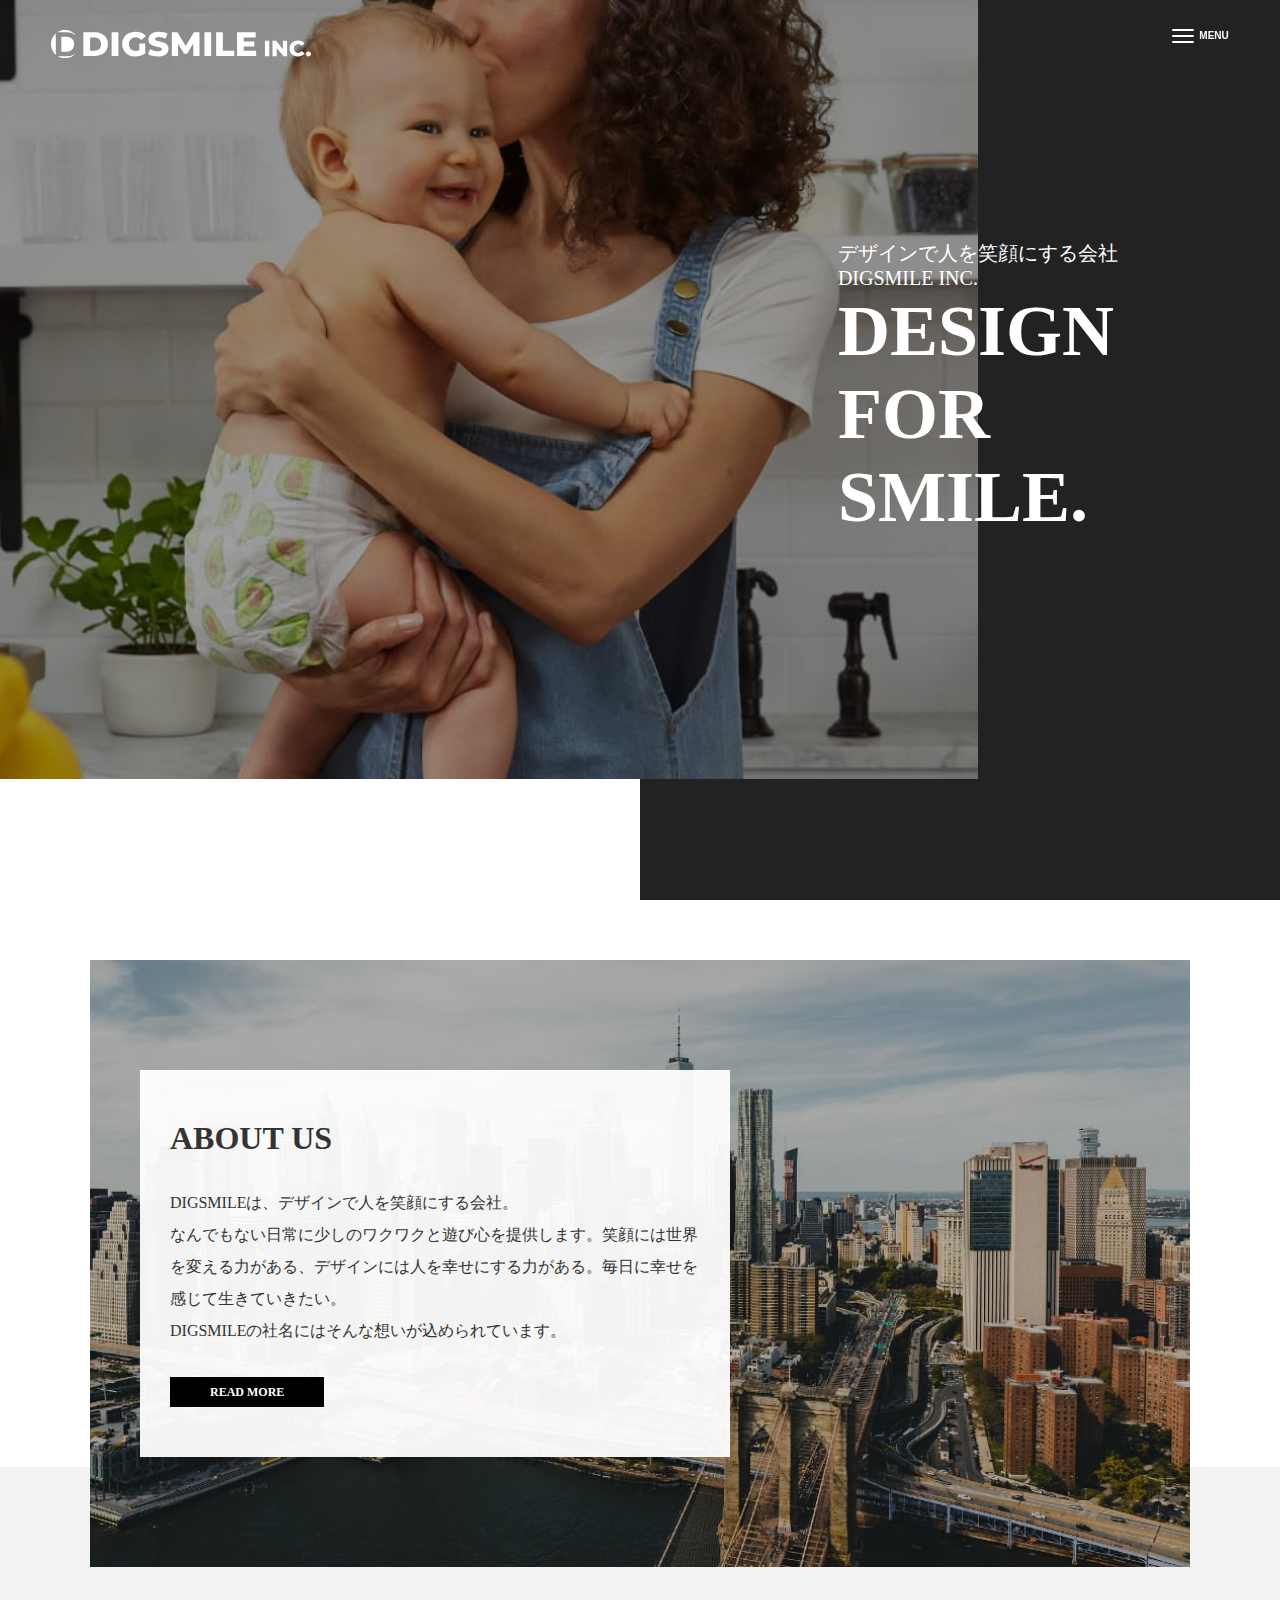
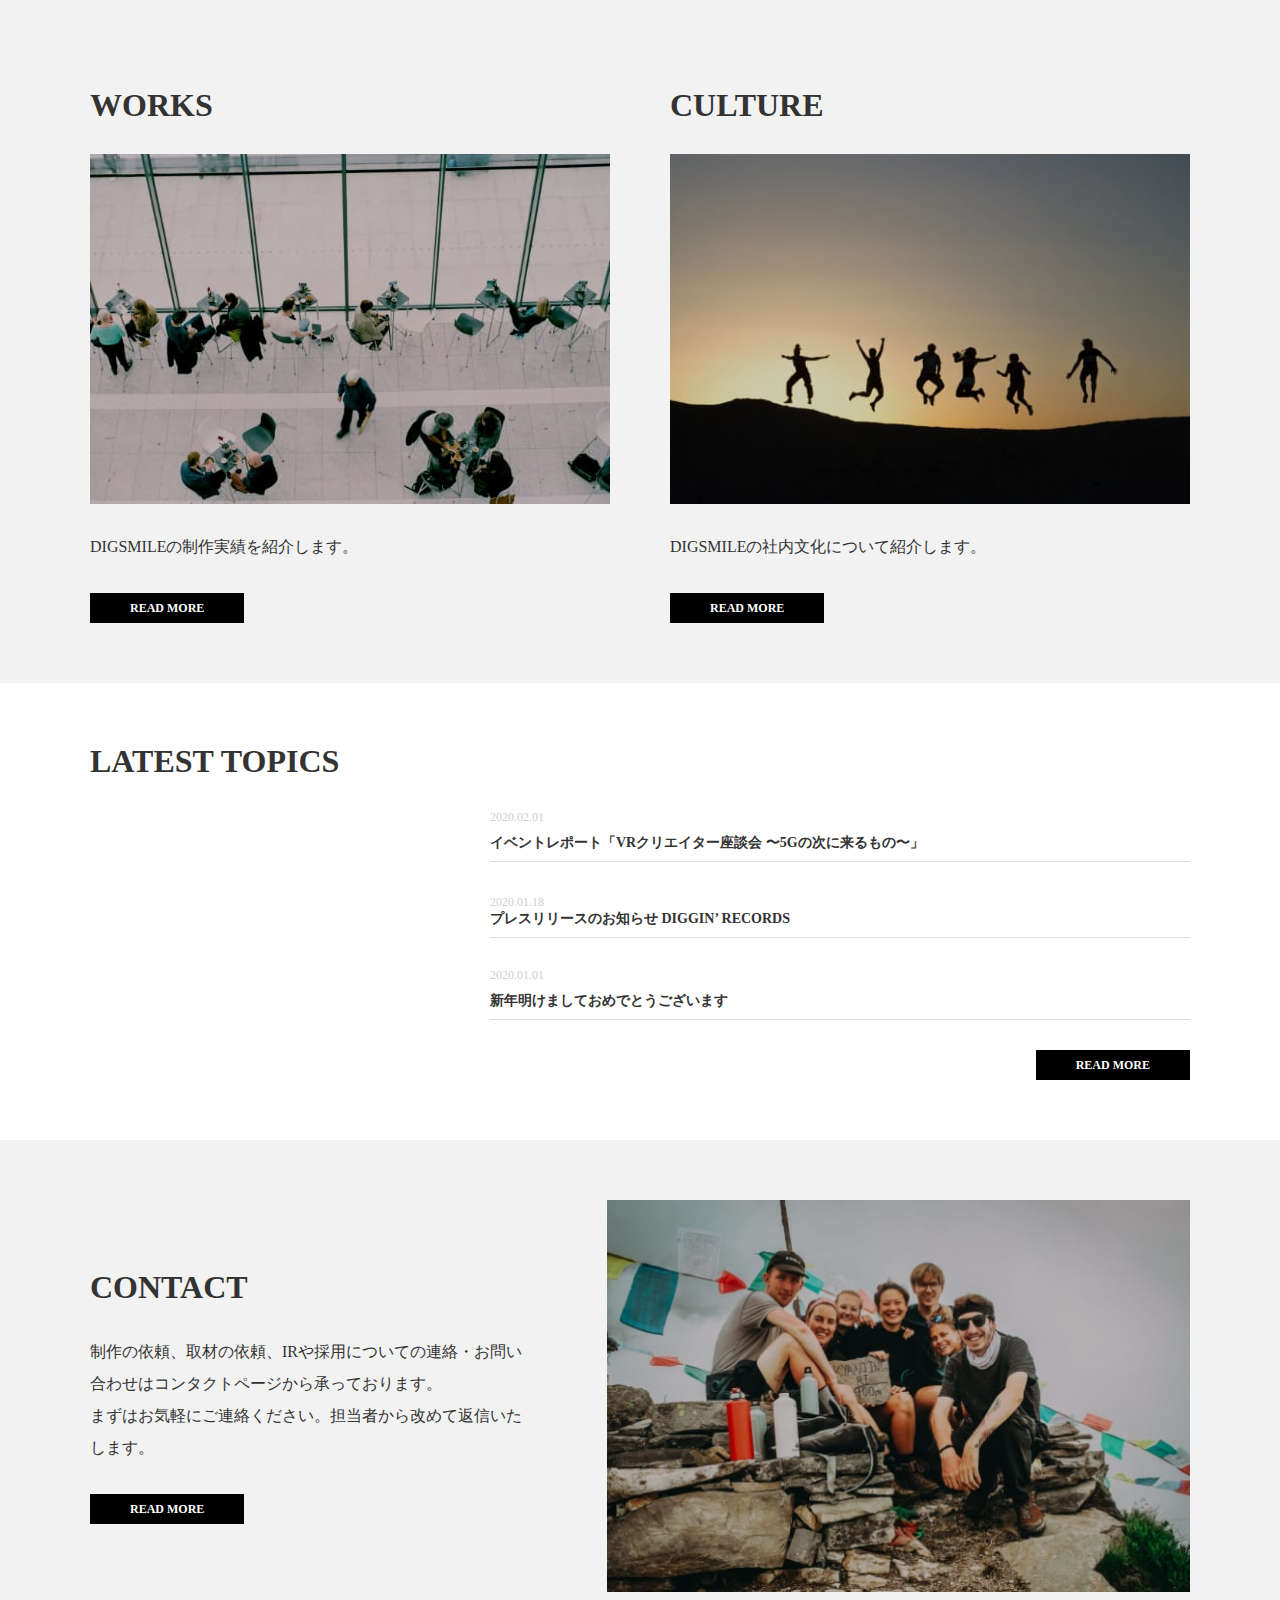
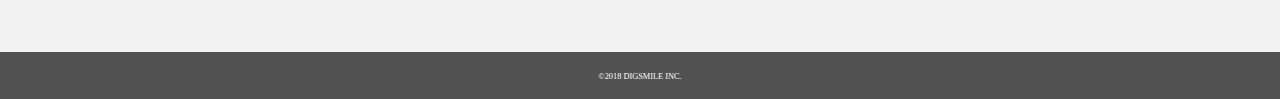
<file: index.html>
<!DOCTYPE html><html lang=ja><head><meta charset=UTF-8><meta http-equiv=X-UA-Compatible content="IE=edge"><meta name=viewport content="width=device-width, initial-scale=1.0"><title>DIGSMILE inc. | TOP</title><link rel=stylesheet href=./assets/css/style.css><script src=https://ajax.googleapis.com/ajax/libs/jquery/3.4.1/jquery.min.js></script><script src=./assets/js/script.min.js></script></head><body><header class=header><h1 class=header__title><a href=./index.html><svg xmlns=http://www.w3.org/2000/svg width=260 height=28.204 viewbox="0 0 260 28.204"><g id=site-logo transform="translate(-59 -29)"><path id=前面オブジェクトで型抜き_1 data-name="前面オブジェクトで型抜き 1" d=M14,35.2A13.9,13.9,0,0,1,6.785,33.19h8.848a14.228,14.228,0,0,0,8.847-2.739A13.97,13.97,0,0,1,14,35.2ZM4.822,31.752h0a14.17,14.17,0,0,1,0-21.3Zm10.54-3.117H10.33V13.771h5.032a8.094,8.094,0,0,1,5.682,1.994,7.233,7.233,0,0,1,2.138,5.439,7.234,7.234,0,0,1-2.138,5.439,8.093,8.093,0,0,1-5.682,1.99ZM25.007,12.39a13.9,13.9,0,0,0-9.373-3.174H6.463a13.932,13.932,0,0,1,13.76-.749,14.157,14.157,0,0,1,4.785,3.922Z transform="translate(59 22)" fill=#fff></path><path id=DIGSMILE d=M2.38-23.8H13.634a15.731,15.731,0,0,1,6.936,1.465,11.018,11.018,0,0,1,4.692,4.155,11.723,11.723,0,0,1,1.666,6.3,11.723,11.723,0,0,1-1.666,6.3A11.018,11.018,0,0,1,20.57-1.423,15.731,15.731,0,0,1,13.634.042H2.38ZM13.362-5.34a6.893,6.893,0,0,0,4.913-1.737,6.262,6.262,0,0,0,1.853-4.8,6.262,6.262,0,0,0-1.853-4.8,6.893,6.893,0,0,0-4.913-1.737H9.112V-5.34ZM30.634-23.8h6.732V.042H30.634ZM58.276-12.39h5.95v9.877A15.5,15.5,0,0,1,59.534-.265a18.642,18.642,0,0,1-5.3.783A14.166,14.166,0,0,1,47.5-1.065a11.8,11.8,0,0,1-4.692-4.411,12.18,12.18,0,0,1-1.7-6.4,12.18,12.18,0,0,1,1.7-6.4,11.747,11.747,0,0,1,4.726-4.411,14.514,14.514,0,0,1,6.834-1.584,15.2,15.2,0,0,1,5.984,1.124,11.536,11.536,0,0,1,4.42,3.236l-4.284,3.883a7.546,7.546,0,0,0-5.78-2.657,6.693,6.693,0,0,0-4.93,1.856,6.67,6.67,0,0,0-1.87,4.955,7.208,7.208,0,0,0,.85,3.525,6.1,6.1,0,0,0,2.38,2.418,6.969,6.969,0,0,0,3.5.868,8.588,8.588,0,0,0,3.638-.783ZM77.044.519A21.967,21.967,0,0,1,71.434-.2,13.786,13.786,0,0,1,67.014-2.1l2.21-4.973a14.289,14.289,0,0,0,3.706,1.7,14.086,14.086,0,0,0,4.148.647q3.876,0,3.876-1.941a1.607,1.607,0,0,0-1.105-1.516A20.3,20.3,0,0,0,76.3-9.222a33.866,33.866,0,0,1-4.488-1.243,7.554,7.554,0,0,1-3.094-2.129,5.758,5.758,0,0,1-1.292-3.951,6.848,6.848,0,0,1,1.19-3.934,7.965,7.965,0,0,1,3.553-2.776,14.6,14.6,0,0,1,5.8-1.022,20.415,20.415,0,0,1,4.624.528A14.146,14.146,0,0,1,86.6-22.2l-2.074,5.007a13.837,13.837,0,0,0-6.6-1.839,5.522,5.522,0,0,0-2.924.6,1.787,1.787,0,0,0-.918,1.55,1.536,1.536,0,0,0,1.088,1.43,19.646,19.646,0,0,0,3.5.988,32.762,32.762,0,0,1,4.5,1.243,7.779,7.779,0,0,1,3.094,2.112,5.646,5.646,0,0,1,1.309,3.934A6.714,6.714,0,0,1,86.394-3.3,8.114,8.114,0,0,1,82.824-.52,14.418,14.418,0,0,1,77.044.519ZM112.336.042l-.068-12.636-6.12,10.286h-2.992L97.07-12.253V.042H90.848V-23.8H96.39l8.364,13.76,8.16-13.76h5.542L118.524.042ZM123.454-23.8h6.732V.042h-6.732Zm11.7,0h6.732V-5.305h11.356V.042H135.15Zm40.018,18.63V.042H156.06V-23.8h18.666v5.211h-12v4.019H173.3v5.041H162.724v4.359Z transform="translate(89 55)" fill=#fff></path><path id=INC. d=M1.54-15.4H5.9V0H1.54Zm22.22,0V0H20.174l-6.8-8.206V0H9.108V-15.4h3.586l6.8,8.206V-15.4ZM34.628.308A9.114,9.114,0,0,1,30.283-.715a7.65,7.65,0,0,1-3.025-2.849,7.858,7.858,0,0,1-1.1-4.136,7.858,7.858,0,0,1,1.1-4.136,7.65,7.65,0,0,1,3.025-2.849,9.114,9.114,0,0,1,4.345-1.023,9.326,9.326,0,0,1,3.806.748A7.323,7.323,0,0,1,41.25-12.8L38.478-10.3a4.56,4.56,0,0,0-3.63-1.8,4.48,4.48,0,0,0-2.233.55A3.817,3.817,0,0,0,31.1-10a4.773,4.773,0,0,0-.539,2.3A4.773,4.773,0,0,0,31.1-5.4,3.817,3.817,0,0,0,32.615-3.85a4.48,4.48,0,0,0,2.233.55,4.56,4.56,0,0,0,3.63-1.8L41.25-2.6A7.323,7.323,0,0,1,38.434-.44,9.326,9.326,0,0,1,34.628.308ZM45.1.2a2.462,2.462,0,0,1-1.782-.7,2.377,2.377,0,0,1-.726-1.782,2.35,2.35,0,0,1,.715-1.782A2.5,2.5,0,0,1,45.1-4.752a2.485,2.485,0,0,1,1.8.682,2.369,2.369,0,0,1,.7,1.782,2.4,2.4,0,0,1-.715,1.782A2.452,2.452,0,0,1,45.1.2Z transform="translate(271.392 55.205)" fill=#fff></path></g></svg></a></h1><nav class=nav><ul class=nav__list><li class=nav__item><a href="./"><img src=./assets/img/simbol-logo.svg></a></li><li class=nav__item><a href=./about.html>ABOUT US</a></li><li class=nav__item><a href=./index.html>WORKS</a></li><li class=nav__item><a href=./index.html>CULTURE</a></li><li class=nav__item><a href=./index.html>TOPICS</a></li><li class=nav__item><a href=./contact.html>CONTACT</a></li></ul></nav><button class=burger-btn><span class=bars><span class="bar bar_top"></span> <span class="bar bar_mid"></span> <span class="bar bar_bottom"></span></span> <span class=menu>menu</span></button><div class=mask></div></header><main><div class=fv><div class=fv__wrapper><div class=copy-wrapper><p class=copy_size_s>デザインで人を笑顔にする会社</p><p class=copy_size_s>DIGSMILE INC.</p><p class=copy_size_m>DESIGN<br>FOR<br>SMILE.<br></p></div></div></div><section class="section about"><div class=section__inner><div class=about-bg><div class=section__content><h2 class=section-title>ABOUT US</h2><p class=section-text>DIGSMILEは、デザインで人を笑顔にする会社。<br>なんでもない日常に少しのワクワクと遊び心を提供します。笑顔には世界を変える力がある、デザインには人を幸せにする力がある。毎日に幸せを感じて生きていきたい。<br>DIGSMILEの社名にはそんな想いが込められています。</p><a href=./about.html class=btn>READ MORE</a></div></div></div></section><div class="section gray-bg section-2content"><div class="section__inner flex-box"><div class=section__wrapper><h2 class=section-title>WORKS</h2><div class=section-img-wrapper><img src=./assets/img/works-img.jpg alt=黒と白の椅子や机が並んでいるテラスの写真></div><p class=section-text>DIGSMILEの制作実績を紹介します。</p><a href=./index.html class=btn>READ MORE</a></div><div class=section__wrapper><h2 class=section-title>CULTURE</h2><div class=section-img-wrapper><img src=./assets/img/culture-img.jpg alt=夕焼けをバックに飛び跳ねる6人の人物のシルエット写真></div><p class=section-text>DIGSMILEの社内文化について紹介します。</p><a href=./index.html class=btn>READ MORE</a></div></div></div><section class=section><div class=section__inner><h2 class=section-title>LATEST TOPICS</h2><ul class="topics-list ml-auto"><li class=topics-item><a href=!><p class=topics-date>2020.02.01</p><p class=topics-title>イベントレポート「VRクリエイター座談会 〜5Gの次に来るもの〜」</p></a></li><li class=topics-item><a href=!><time class=topics-date>2020.01.18</time><p class=topics-title>プレスリリースのお知らせ DIGGIN’ RECORDS</p></a></li><li class=topics-item><a href=!><p class=topics-date>2020.01.01</p><p class=topics-title>新年明けましておめでとうございます</p></a></li></ul><div class=align-right><a href class=btn>READ MORE</a></div></div></section><section class="section gray-bg contact"><div class="section__inner flex-box"><div class=contact-content><h2 class=section-title>CONTACT</h2><p class=section-text>制作の依頼、取材の依頼、IRや採用についての連絡・お問い合わせはコンタクトページから承っております。<br>まずはお気軽にご連絡ください。担当者から改めて返信いたします。</p><a href=./contact.html class=btn>READ MORE</a></div><div class=contact-img-wrapper><img src=./assets/img/contact-img.jpg alt=屋外での集合写真></div></div></section></main><footer class="footer lightgray-bg"><small>&copy;2018 DIGSMILE INC.</small></footer></body></html>
</file>
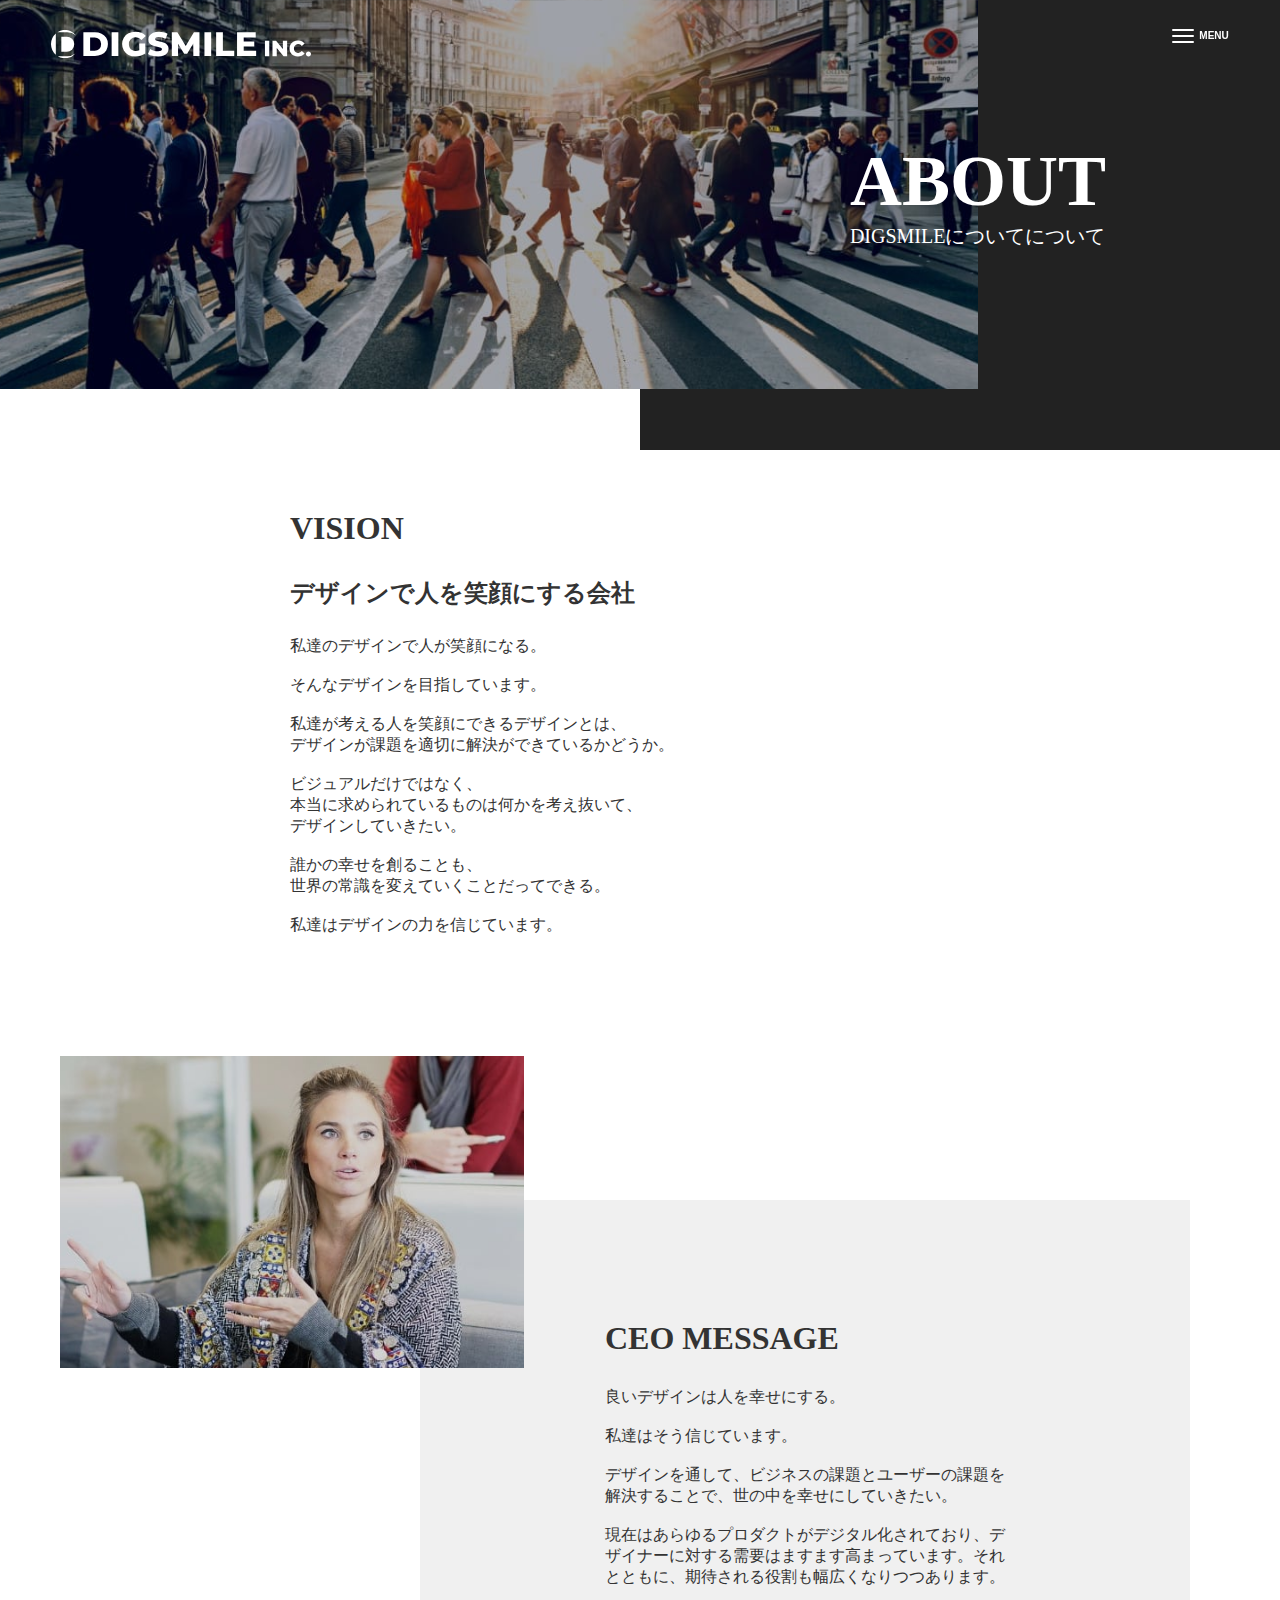
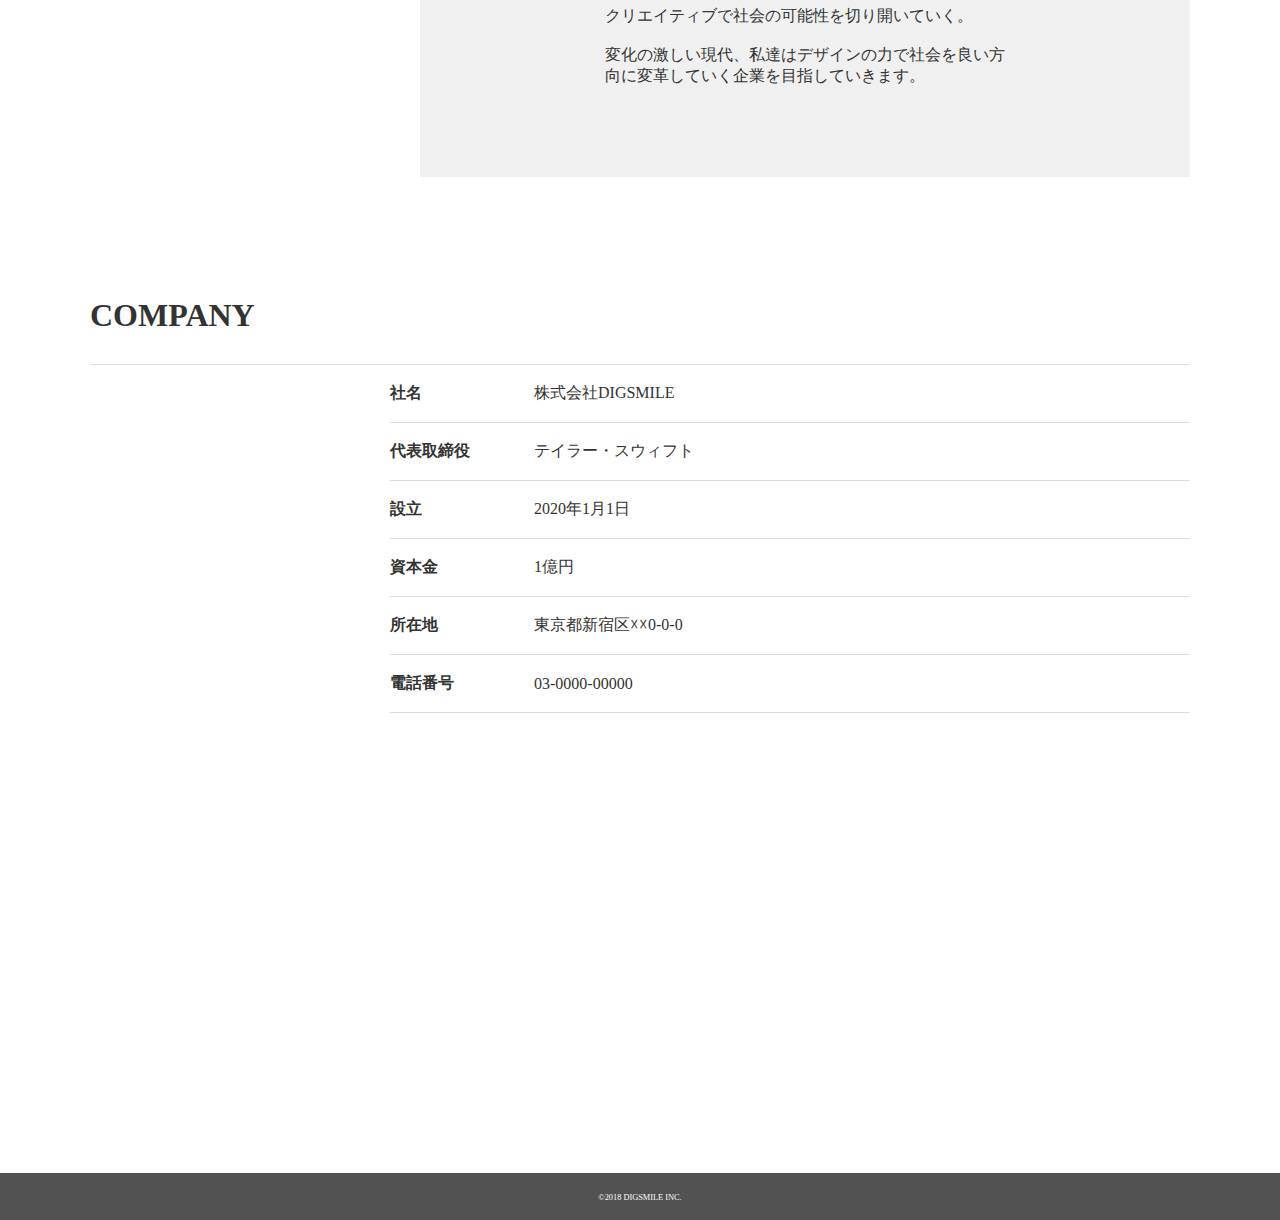
<file: about.html>
<!DOCTYPE html><html lang=ja><head><meta charset=UTF-8><meta http-equiv=X-UA-Compatible content="IE=edge"><meta name=viewport content="width=device-width, initial-scale=1.0"><title>DIGSMILE inc. | TOP</title><link rel=stylesheet href=./assets/css/about.css><script src=https://ajax.googleapis.com/ajax/libs/jquery/3.4.1/jquery.min.js></script><script src=./assets/js/script.min.js></script></head><body><header class=header><h1 class=header__title><a href=./index.html><svg xmlns=http://www.w3.org/2000/svg width=260 height=28.204 viewbox="0 0 260 28.204"><g id=site-logo transform="translate(-59 -29)"><path id=前面オブジェクトで型抜き_1 data-name="前面オブジェクトで型抜き 1" d=M14,35.2A13.9,13.9,0,0,1,6.785,33.19h8.848a14.228,14.228,0,0,0,8.847-2.739A13.97,13.97,0,0,1,14,35.2ZM4.822,31.752h0a14.17,14.17,0,0,1,0-21.3Zm10.54-3.117H10.33V13.771h5.032a8.094,8.094,0,0,1,5.682,1.994,7.233,7.233,0,0,1,2.138,5.439,7.234,7.234,0,0,1-2.138,5.439,8.093,8.093,0,0,1-5.682,1.99ZM25.007,12.39a13.9,13.9,0,0,0-9.373-3.174H6.463a13.932,13.932,0,0,1,13.76-.749,14.157,14.157,0,0,1,4.785,3.922Z transform="translate(59 22)" fill=#fff></path><path id=DIGSMILE d=M2.38-23.8H13.634a15.731,15.731,0,0,1,6.936,1.465,11.018,11.018,0,0,1,4.692,4.155,11.723,11.723,0,0,1,1.666,6.3,11.723,11.723,0,0,1-1.666,6.3A11.018,11.018,0,0,1,20.57-1.423,15.731,15.731,0,0,1,13.634.042H2.38ZM13.362-5.34a6.893,6.893,0,0,0,4.913-1.737,6.262,6.262,0,0,0,1.853-4.8,6.262,6.262,0,0,0-1.853-4.8,6.893,6.893,0,0,0-4.913-1.737H9.112V-5.34ZM30.634-23.8h6.732V.042H30.634ZM58.276-12.39h5.95v9.877A15.5,15.5,0,0,1,59.534-.265a18.642,18.642,0,0,1-5.3.783A14.166,14.166,0,0,1,47.5-1.065a11.8,11.8,0,0,1-4.692-4.411,12.18,12.18,0,0,1-1.7-6.4,12.18,12.18,0,0,1,1.7-6.4,11.747,11.747,0,0,1,4.726-4.411,14.514,14.514,0,0,1,6.834-1.584,15.2,15.2,0,0,1,5.984,1.124,11.536,11.536,0,0,1,4.42,3.236l-4.284,3.883a7.546,7.546,0,0,0-5.78-2.657,6.693,6.693,0,0,0-4.93,1.856,6.67,6.67,0,0,0-1.87,4.955,7.208,7.208,0,0,0,.85,3.525,6.1,6.1,0,0,0,2.38,2.418,6.969,6.969,0,0,0,3.5.868,8.588,8.588,0,0,0,3.638-.783ZM77.044.519A21.967,21.967,0,0,1,71.434-.2,13.786,13.786,0,0,1,67.014-2.1l2.21-4.973a14.289,14.289,0,0,0,3.706,1.7,14.086,14.086,0,0,0,4.148.647q3.876,0,3.876-1.941a1.607,1.607,0,0,0-1.105-1.516A20.3,20.3,0,0,0,76.3-9.222a33.866,33.866,0,0,1-4.488-1.243,7.554,7.554,0,0,1-3.094-2.129,5.758,5.758,0,0,1-1.292-3.951,6.848,6.848,0,0,1,1.19-3.934,7.965,7.965,0,0,1,3.553-2.776,14.6,14.6,0,0,1,5.8-1.022,20.415,20.415,0,0,1,4.624.528A14.146,14.146,0,0,1,86.6-22.2l-2.074,5.007a13.837,13.837,0,0,0-6.6-1.839,5.522,5.522,0,0,0-2.924.6,1.787,1.787,0,0,0-.918,1.55,1.536,1.536,0,0,0,1.088,1.43,19.646,19.646,0,0,0,3.5.988,32.762,32.762,0,0,1,4.5,1.243,7.779,7.779,0,0,1,3.094,2.112,5.646,5.646,0,0,1,1.309,3.934A6.714,6.714,0,0,1,86.394-3.3,8.114,8.114,0,0,1,82.824-.52,14.418,14.418,0,0,1,77.044.519ZM112.336.042l-.068-12.636-6.12,10.286h-2.992L97.07-12.253V.042H90.848V-23.8H96.39l8.364,13.76,8.16-13.76h5.542L118.524.042ZM123.454-23.8h6.732V.042h-6.732Zm11.7,0h6.732V-5.305h11.356V.042H135.15Zm40.018,18.63V.042H156.06V-23.8h18.666v5.211h-12v4.019H173.3v5.041H162.724v4.359Z transform="translate(89 55)" fill=#fff></path><path id=INC. d=M1.54-15.4H5.9V0H1.54Zm22.22,0V0H20.174l-6.8-8.206V0H9.108V-15.4h3.586l6.8,8.206V-15.4ZM34.628.308A9.114,9.114,0,0,1,30.283-.715a7.65,7.65,0,0,1-3.025-2.849,7.858,7.858,0,0,1-1.1-4.136,7.858,7.858,0,0,1,1.1-4.136,7.65,7.65,0,0,1,3.025-2.849,9.114,9.114,0,0,1,4.345-1.023,9.326,9.326,0,0,1,3.806.748A7.323,7.323,0,0,1,41.25-12.8L38.478-10.3a4.56,4.56,0,0,0-3.63-1.8,4.48,4.48,0,0,0-2.233.55A3.817,3.817,0,0,0,31.1-10a4.773,4.773,0,0,0-.539,2.3A4.773,4.773,0,0,0,31.1-5.4,3.817,3.817,0,0,0,32.615-3.85a4.48,4.48,0,0,0,2.233.55,4.56,4.56,0,0,0,3.63-1.8L41.25-2.6A7.323,7.323,0,0,1,38.434-.44,9.326,9.326,0,0,1,34.628.308ZM45.1.2a2.462,2.462,0,0,1-1.782-.7,2.377,2.377,0,0,1-.726-1.782,2.35,2.35,0,0,1,.715-1.782A2.5,2.5,0,0,1,45.1-4.752a2.485,2.485,0,0,1,1.8.682,2.369,2.369,0,0,1,.7,1.782,2.4,2.4,0,0,1-.715,1.782A2.452,2.452,0,0,1,45.1.2Z transform="translate(271.392 55.205)" fill=#fff></path></g></svg></a></h1><nav class=nav><ul class=nav__list><li class=nav__item><a href="./"><img src=./assets/img/simbol-logo.svg></a></li><li class=nav__item><a href=./about.html>ABOUT US</a></li><li class=nav__item><a href=./index.html>WORKS</a></li><li class=nav__item><a href=./index.html>CULTURE</a></li><li class=nav__item><a href=./index.html>TOPICS</a></li><li class=nav__item><a href=./contact.html>CONTACT</a></li></ul></nav><button class=burger-btn><span class=bars><span class="bar bar_top"></span> <span class="bar bar_mid"></span> <span class="bar bar_bottom"></span></span> <span class=menu>menu</span></button><div class=mask></div></header><main><div class=fv><div class=fv__wrapper><div class=copy-wrapper><p class=copy_size_m>ABOUT</p><p class=copy_size_s>DIGSMILEについてについて</p><p></p></div></div></div><section class="section vision"><div class="section__inner section_width-s"><h2 class=section-title>VISION</h2><p class=section-sb-title>デザインで人を笑顔にする会社</p><p>私達のデザインで人が笑顔になる。<br><br>そんなデザインを目指しています。<br><br>私達が考える人を笑顔にできるデザインとは、<br>デザインが課題を適切に解決ができているかどうか。<br><br>ビジュアルだけではなく、<br>本当に求められているものは何かを考え抜いて、<br>デザインしていきたい。<br><br>誰かの幸せを創ることも、<br>世界の常識を変えていくことだってできる。<br><br>私達はデザインの力を信じています。</p></div></section><section class="section message"><div class=section__inner><div class=message-body-wrapper><div class=message-body><h2 class=section-title>CEO MESSAGE</h2><p>良いデザインは人を幸せにする。<br><br>私達はそう信じています。<br><br>デザインを通して、ビジネスの課題とユーザーの課題を解決することで、世の中を幸せにしていきたい。<br><br>現在はあらゆるプロダクトがデジタル化されており、デザイナーに対する需要はますます高まっています。それとともに、期待される役割も幅広くなりつつあります。<br><br>クリエイティブで社会の可能性を切り開いていく。<br><br>変化の激しい現代、私達はデザインの力で社会を良い方向に変革していく企業を目指していきます。</p></div></div><div class=message-img-wrapper><img src=./assets/img/ceo-img.jpg alt></div></div></section><section class="section company"><div class=section__inner><h2 class=section-title>COMPANY</h2><dl class=company-info-list><div class="company-info-item flex-box"><dt class=company-item-term>社名</dt><dd class=company-item-description>株式会社DIGSMILE</dd></div><div class="company-info-item flex-box"><dt class=company-item-term>代表取締役</dt><dd class=company-item-description>テイラー・スウィフト</dd></div><div class="company-info-item flex-box"><dt class=company-item-term>設立</dt><dd class=company-item-description>2020年1月1日</dd></div><div class="company-info-item flex-box"><dt class=company-item-term>資本金</dt><dd class=company-item-description>1億円</dd></div><div class="company-info-item flex-box"><dt class=company-item-term>所在地</dt><dd class=company-item-description>東京都新宿区☓☓0-0-0</dd></div><div class="company-info-item flex-box"><dt class=company-item-term>電話番号</dt><dd class=company-item-description>03-0000-00000</dd></div></dl><div class=maps-outer><iframe src="https://www.google.com/maps/embed?pb=!1m18!1m12!1m3!1d1619.988611781106!2d139.56077071356808!3d35.70217809721959!2m3!1f0!2f0!3f0!3m2!1i1024!2i768!4f13.1!3m3!1m2!1s0x6018efd065680383%3A0x2c78049804f24bbe!2z5p2x5Lqs6YO95LiJ6be55biC!5e0!3m2!1sja!2sjp!4v1619669565534!5m2!1sja!2sjp" width=600 height=450 style=border:0; allowfullscreen loading=lazy></iframe></div></div></section></main><footer class="footer lightgray-bg"><small>&copy;2018 DIGSMILE INC.</small></footer></body></html>
</file>
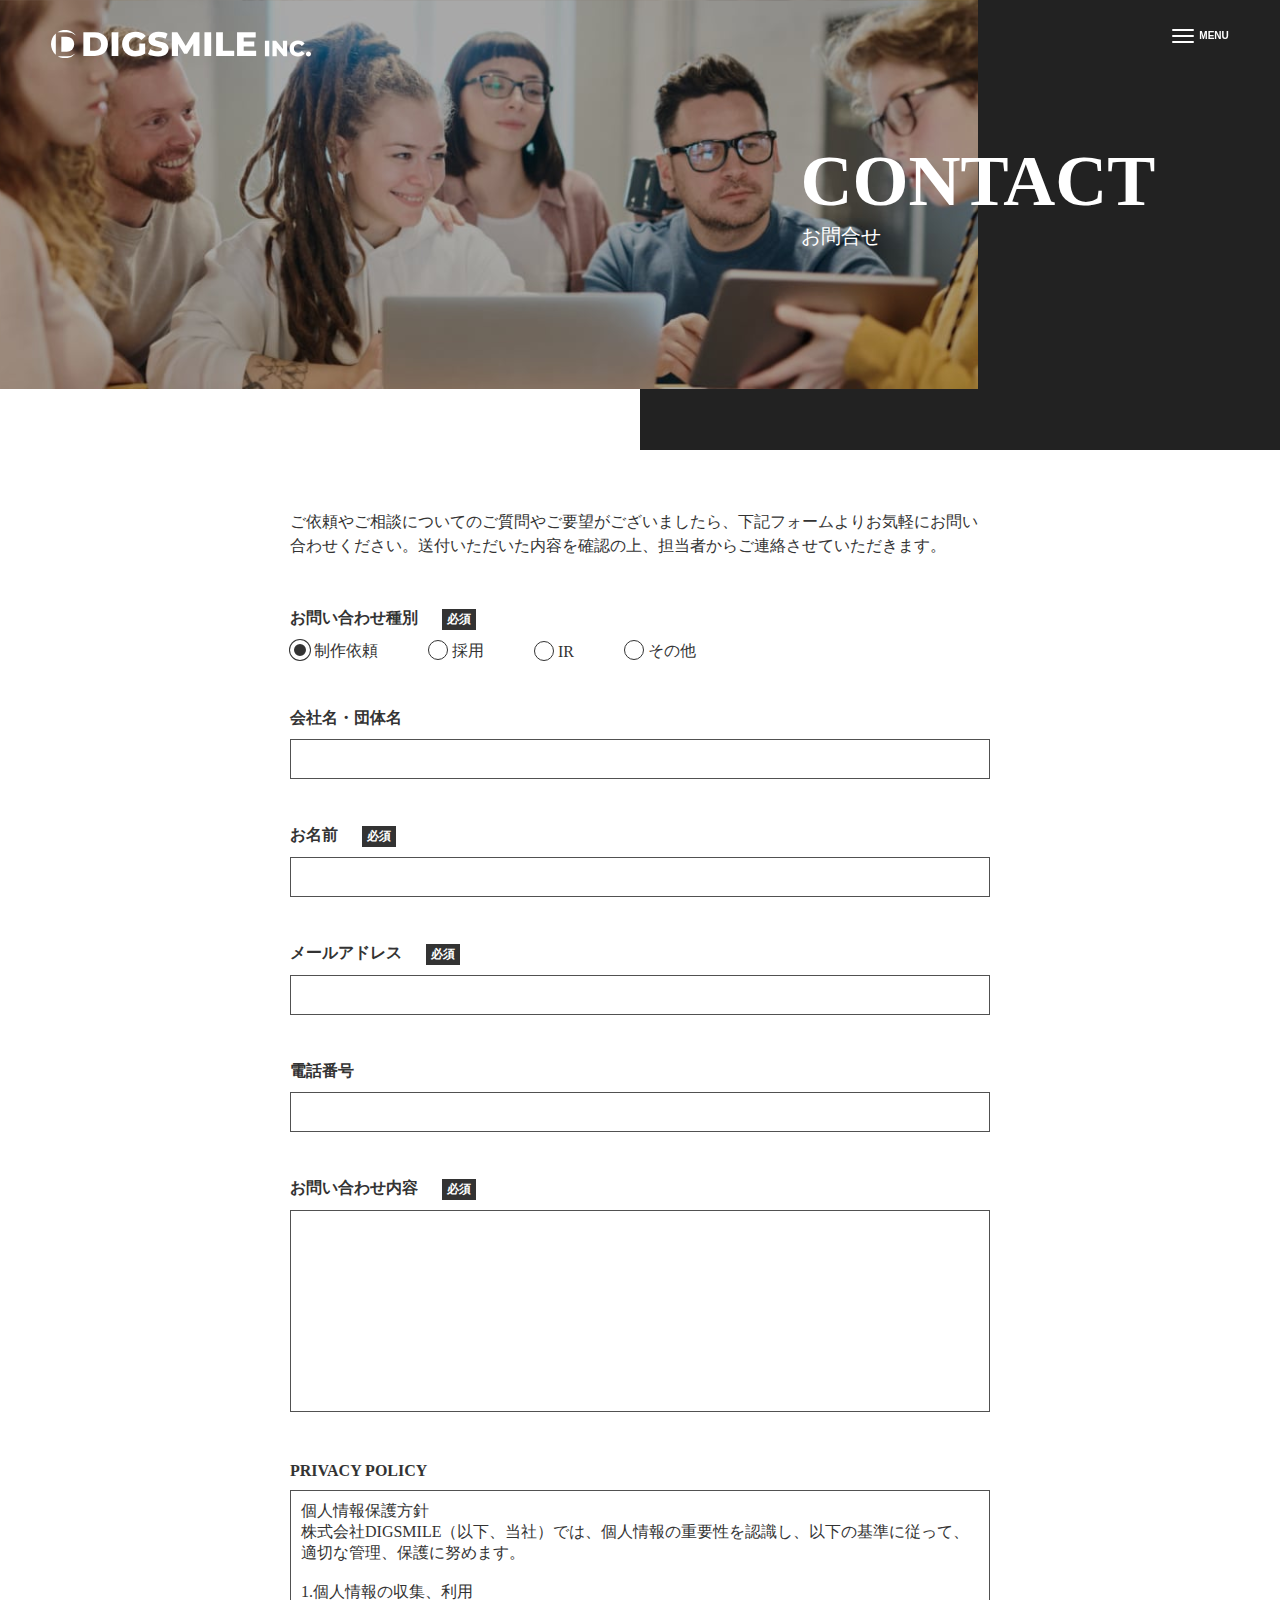
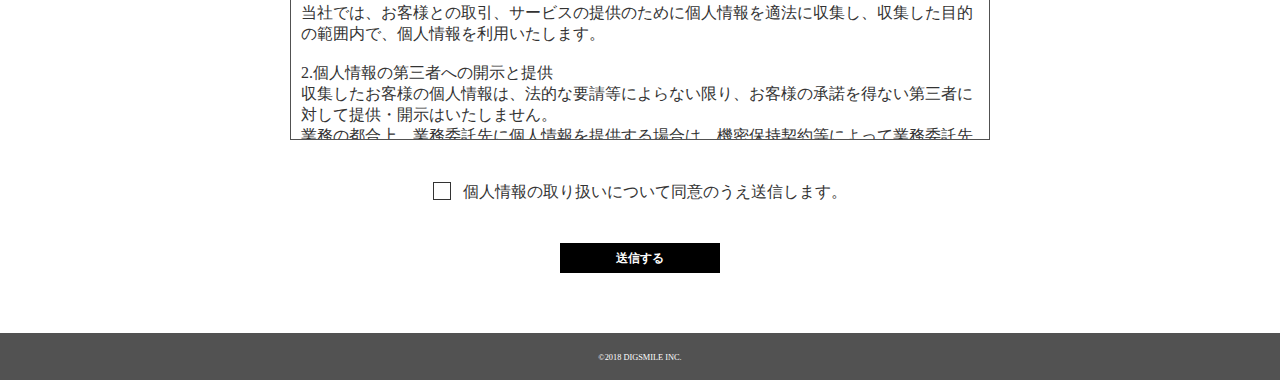
<file: contact.html>
<!DOCTYPE html><html lang=ja><head><meta charset=UTF-8><meta http-equiv=X-UA-Compatible content="IE=edge"><meta name=viewport content="width=device-width, initial-scale=1.0"><title>DIGSMILE inc. | TOP</title><link rel=stylesheet href=./assets/css/contact.css><script src=https://ajax.googleapis.com/ajax/libs/jquery/3.4.1/jquery.min.js></script><script src=./assets/js/script.min.js></script></head><body><header class=header><h1 class=header__title><a href=./index.html><svg xmlns=http://www.w3.org/2000/svg width=260 height=28.204 viewbox="0 0 260 28.204"><g id=site-logo transform="translate(-59 -29)"><path id=前面オブジェクトで型抜き_1 data-name="前面オブジェクトで型抜き 1" d=M14,35.2A13.9,13.9,0,0,1,6.785,33.19h8.848a14.228,14.228,0,0,0,8.847-2.739A13.97,13.97,0,0,1,14,35.2ZM4.822,31.752h0a14.17,14.17,0,0,1,0-21.3Zm10.54-3.117H10.33V13.771h5.032a8.094,8.094,0,0,1,5.682,1.994,7.233,7.233,0,0,1,2.138,5.439,7.234,7.234,0,0,1-2.138,5.439,8.093,8.093,0,0,1-5.682,1.99ZM25.007,12.39a13.9,13.9,0,0,0-9.373-3.174H6.463a13.932,13.932,0,0,1,13.76-.749,14.157,14.157,0,0,1,4.785,3.922Z transform="translate(59 22)" fill=#fff></path><path id=DIGSMILE d=M2.38-23.8H13.634a15.731,15.731,0,0,1,6.936,1.465,11.018,11.018,0,0,1,4.692,4.155,11.723,11.723,0,0,1,1.666,6.3,11.723,11.723,0,0,1-1.666,6.3A11.018,11.018,0,0,1,20.57-1.423,15.731,15.731,0,0,1,13.634.042H2.38ZM13.362-5.34a6.893,6.893,0,0,0,4.913-1.737,6.262,6.262,0,0,0,1.853-4.8,6.262,6.262,0,0,0-1.853-4.8,6.893,6.893,0,0,0-4.913-1.737H9.112V-5.34ZM30.634-23.8h6.732V.042H30.634ZM58.276-12.39h5.95v9.877A15.5,15.5,0,0,1,59.534-.265a18.642,18.642,0,0,1-5.3.783A14.166,14.166,0,0,1,47.5-1.065a11.8,11.8,0,0,1-4.692-4.411,12.18,12.18,0,0,1-1.7-6.4,12.18,12.18,0,0,1,1.7-6.4,11.747,11.747,0,0,1,4.726-4.411,14.514,14.514,0,0,1,6.834-1.584,15.2,15.2,0,0,1,5.984,1.124,11.536,11.536,0,0,1,4.42,3.236l-4.284,3.883a7.546,7.546,0,0,0-5.78-2.657,6.693,6.693,0,0,0-4.93,1.856,6.67,6.67,0,0,0-1.87,4.955,7.208,7.208,0,0,0,.85,3.525,6.1,6.1,0,0,0,2.38,2.418,6.969,6.969,0,0,0,3.5.868,8.588,8.588,0,0,0,3.638-.783ZM77.044.519A21.967,21.967,0,0,1,71.434-.2,13.786,13.786,0,0,1,67.014-2.1l2.21-4.973a14.289,14.289,0,0,0,3.706,1.7,14.086,14.086,0,0,0,4.148.647q3.876,0,3.876-1.941a1.607,1.607,0,0,0-1.105-1.516A20.3,20.3,0,0,0,76.3-9.222a33.866,33.866,0,0,1-4.488-1.243,7.554,7.554,0,0,1-3.094-2.129,5.758,5.758,0,0,1-1.292-3.951,6.848,6.848,0,0,1,1.19-3.934,7.965,7.965,0,0,1,3.553-2.776,14.6,14.6,0,0,1,5.8-1.022,20.415,20.415,0,0,1,4.624.528A14.146,14.146,0,0,1,86.6-22.2l-2.074,5.007a13.837,13.837,0,0,0-6.6-1.839,5.522,5.522,0,0,0-2.924.6,1.787,1.787,0,0,0-.918,1.55,1.536,1.536,0,0,0,1.088,1.43,19.646,19.646,0,0,0,3.5.988,32.762,32.762,0,0,1,4.5,1.243,7.779,7.779,0,0,1,3.094,2.112,5.646,5.646,0,0,1,1.309,3.934A6.714,6.714,0,0,1,86.394-3.3,8.114,8.114,0,0,1,82.824-.52,14.418,14.418,0,0,1,77.044.519ZM112.336.042l-.068-12.636-6.12,10.286h-2.992L97.07-12.253V.042H90.848V-23.8H96.39l8.364,13.76,8.16-13.76h5.542L118.524.042ZM123.454-23.8h6.732V.042h-6.732Zm11.7,0h6.732V-5.305h11.356V.042H135.15Zm40.018,18.63V.042H156.06V-23.8h18.666v5.211h-12v4.019H173.3v5.041H162.724v4.359Z transform="translate(89 55)" fill=#fff></path><path id=INC. d=M1.54-15.4H5.9V0H1.54Zm22.22,0V0H20.174l-6.8-8.206V0H9.108V-15.4h3.586l6.8,8.206V-15.4ZM34.628.308A9.114,9.114,0,0,1,30.283-.715a7.65,7.65,0,0,1-3.025-2.849,7.858,7.858,0,0,1-1.1-4.136,7.858,7.858,0,0,1,1.1-4.136,7.65,7.65,0,0,1,3.025-2.849,9.114,9.114,0,0,1,4.345-1.023,9.326,9.326,0,0,1,3.806.748A7.323,7.323,0,0,1,41.25-12.8L38.478-10.3a4.56,4.56,0,0,0-3.63-1.8,4.48,4.48,0,0,0-2.233.55A3.817,3.817,0,0,0,31.1-10a4.773,4.773,0,0,0-.539,2.3A4.773,4.773,0,0,0,31.1-5.4,3.817,3.817,0,0,0,32.615-3.85a4.48,4.48,0,0,0,2.233.55,4.56,4.56,0,0,0,3.63-1.8L41.25-2.6A7.323,7.323,0,0,1,38.434-.44,9.326,9.326,0,0,1,34.628.308ZM45.1.2a2.462,2.462,0,0,1-1.782-.7,2.377,2.377,0,0,1-.726-1.782,2.35,2.35,0,0,1,.715-1.782A2.5,2.5,0,0,1,45.1-4.752a2.485,2.485,0,0,1,1.8.682,2.369,2.369,0,0,1,.7,1.782,2.4,2.4,0,0,1-.715,1.782A2.452,2.452,0,0,1,45.1.2Z transform="translate(271.392 55.205)" fill=#fff></path></g></svg></a></h1><nav class=nav><ul class=nav__list><li class=nav__item><a href="./"><img src=./assets/img/simbol-logo.svg></a></li><li class=nav__item><a href=./about.html>ABOUT US</a></li><li class=nav__item><a href=./index.html>WORKS</a></li><li class=nav__item><a href=./index.html>CULTURE</a></li><li class=nav__item><a href=./index.html>TOPICS</a></li><li class=nav__item><a href=./contact.html>CONTACT</a></li></ul></nav><button class=burger-btn><span class=bars><span class="bar bar_top"></span> <span class="bar bar_mid"></span> <span class="bar bar_bottom"></span></span> <span class=menu>menu</span></button><div class=mask></div></header><main><div class=fv><div class=fv__wrapper><div class=copy-wrapper><p class=copy_size_m>CONTACT</p><p class=copy_size_s>お問合せ</p><p></p></div></div></div><section class="section contact"><div class="section__inner section_width-s"><p class=contact-lead>ご依頼やご相談についてのご質問やご要望がございましたら、下記フォームよりお気軽にお問い合わせください。送付いただいた内容を確認の上、担当者からご連絡させていただきます。</p><form action><ul class=form-list><li class=form-item><div class=form-item-title>お問い合わせ種別 <span class=required-label>必須</span></div><ul class="inquiry-list flex-box"><li class=inquiry-item><input type=radio class=radio-btn name=inquiry-type id=request checked> <label for=request>制作依頼</label></li><li class=inquiry-item><input type=radio class=radio-btn name=inquiry-type id=recruit> <label for=request>採用</label></li><li class=inquiry-item><input type=radio class=radio-btn name=inquiry-type id=ir> <label for=request>IR</label></li><li class=inquiry-item><input type=radio class=radio-btn name=inquiry-type id=other> <label for=request>その他</label></li></ul></li><li class=form-item><div class=form-item-title><label for>会社名・団体名</label></div><input type=text class=text-box></li><li class=form-item><div class=form-item-title><label for>お名前</label> <span class=required-label>必須</span></div><input type=text class=text-box></li><li class=form-item><div class=form-item-title><label for>メールアドレス</label> <span class=required-label>必須</span></div><input type=email class=text-box></li><li class=form-item><div class=form-item-title><label for>電話番号</label></div><input type=tel class=text-box></li><li class=form-item><div class=form-item-title><label for>お問い合わせ内容</label> <span class=required-label>必須</span></div><textarea name id=detail cols=30 rows=10 class=text-box></textarea></li></ul><p class=privacy-policy>PRIVACY POLICY</p><div class=privacy-text-area><p class=privacy-text>個人情報保護方針<br>株式会社DIGSMILE（以下、当社）では、個人情報の重要性を認識し、以下の基準に従って、適切な管理、保護に努めます。<br><br>1.個人情報の収集、利用<br>当社では、お客様との取引、サービスの提供のために個人情報を適法に収集し、収集した目的の範囲内で、個人情報を利用いたします。<br><br>2.個人情報の第三者への開示と提供<br>収集したお客様の個人情報は、法的な要請等によらない限り、お客様の承諾を得ない第三者に対して提供・開示はいたしません。<br>業務の都合上、業務委託先に個人情報を提供する場合は、機密保持契約等によって業務委託先に個人情報保護を義務付けるとともに、業務委託先が適切に個人情報を取り扱うように管理いたします。<br><br>3.個人情報の保護<br>当社では、個人情報の紛失、破壊、改ざん、不正アクセス、および漏えい等を防止するため、適切な対策を行います。<br><br>4.法令および関連規範の遵守<br>当社は、個人情報の取り扱いに関して、個人情報保護法をはじめとする個人情報に関する法令および関連する規範を遵守します。<br><br>5.個人情報の開示・訂正・削除<br>当社では、個人情報の開示・訂正・削除等の依頼があった場合、情報提供者本人であることを確認の上、すみやかに対応いたします。<br><br>法令や当社方針により、プライバシー・ポリシーを予告なく改訂することがあります。<br><br>お問い合わせ窓口<br>当社の個人情報の取扱いに関するお問い合わせは下記までご連絡お願いいたします。<br>株式会社ファイアープレイス<br>044-589-4333<br></p></div><p class=confirm><input type=checkbox class=checkbox id=check> <label for=check>個人情報の取り扱いについて同意のうえ送信します。</label></p><div class=submit-btn-wrapper><input type=submit value=送信する class=btn></div></form></div></section></main><footer class="footer lightgray-bg"><small>&copy;2018 DIGSMILE INC.</small></footer></body></html>
</file>
